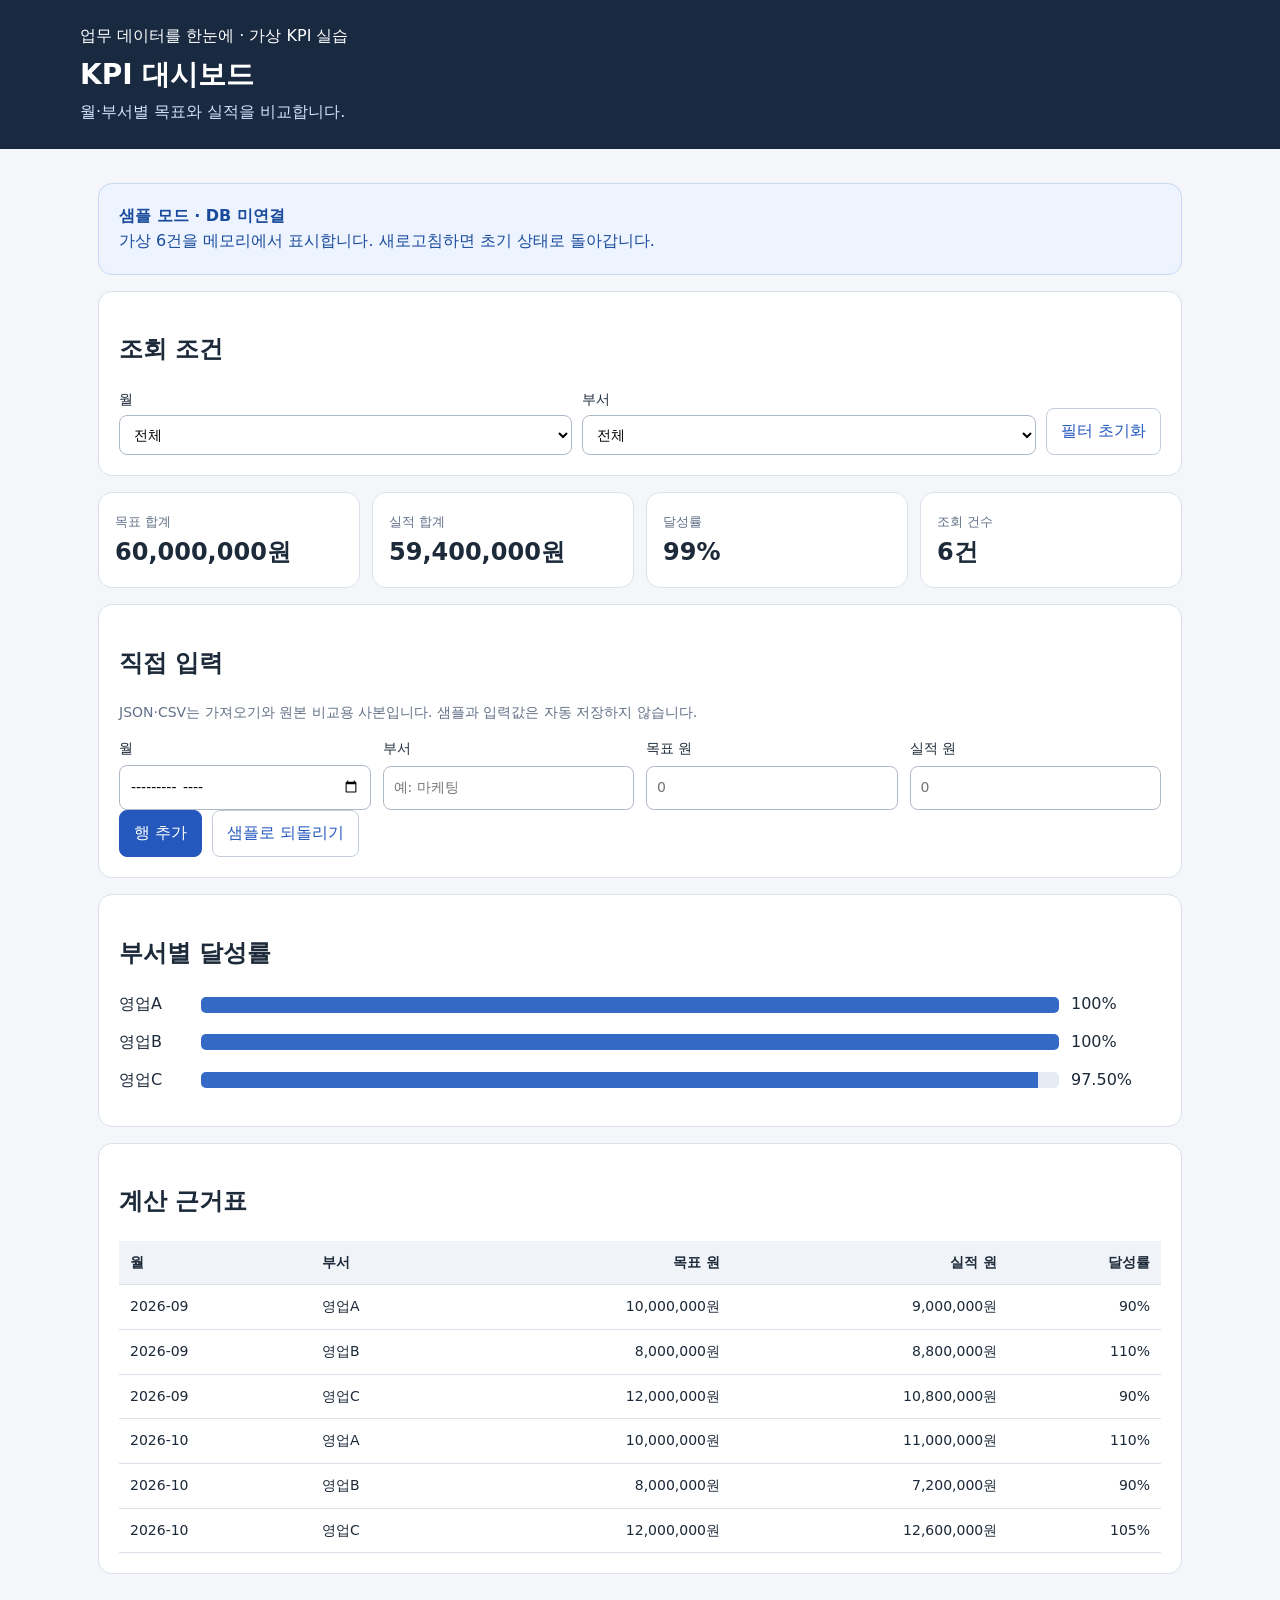
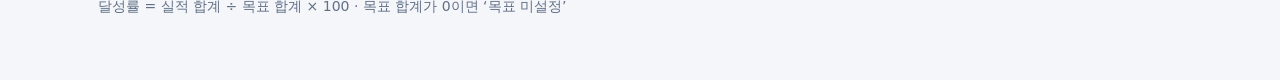
<file: index.html>
<!doctype html><html lang="ko"><head><meta charset="utf-8"><meta name="viewport" content="width=device-width,initial-scale=1"><title>KPI 대시보드 실습앱</title><link rel="stylesheet" href="style.css"></head><body><header><div>업무 데이터를 한눈에 · 가상 KPI 실습</div><h1>KPI 대시보드</h1><p>월·부서별 목표와 실적을 비교합니다.</p></header><main><section class="panel mode"><strong>샘플 모드 · DB 미연결</strong><br><span>가상 6건을 메모리에서 표시합니다. 새로고침하면 초기 상태로 돌아갑니다.</span></section><section class="panel"><h2>조회 조건</h2><div class="toolbar"><label>월<select id="month"></select></label><label>부서<select id="team"></select></label><button id="reset">필터 초기화</button></div></section><section class="stats" aria-live="polite"><div class="stat"><span>목표 합계</span><strong id="target">0원</strong></div><div class="stat"><span>실적 합계</span><strong id="actual">0원</strong></div><div class="stat"><span>달성률</span><strong id="rate">목표 미설정</strong></div><div class="stat"><span>조회 건수</span><strong id="count">0건</strong></div></section><section class="panel"><h2>직접 입력</h2><p class="muted">JSON·CSV는 가져오기와 원본 비교용 사본입니다. 샘플과 입력값은 자동 저장하지 않습니다.</p><div class="form-grid"><label>월<input id="in-month" type="month"></label><label>부서<input id="in-team" placeholder="예: 마케팅"></label><label>목표 원<input id="in-target" inputmode="numeric" placeholder="0"></label><label>실적 원<input id="in-actual" inputmode="numeric" placeholder="0"></label></div><div class="form-actions"><button class="primary" id="add">행 추가</button><button id="clear-data">샘플로 되돌리기</button></div><div id="form-message" class="message" role="status"></div></section><section class="panel"><h2>부서별 달성률</h2><div id="chart"></div><div id="chart-empty" class="empty" hidden>조건에 맞는 데이터가 없습니다.</div></section><section class="panel"><h2>계산 근거표</h2><div class="table-wrap"><table><thead><tr><th>월</th><th>부서</th><th class="num">목표 원</th><th class="num">실적 원</th><th class="num">달성률</th></tr></thead><tbody id="rows"></tbody></table></div><div id="table-empty" class="empty" hidden>조건에 맞는 데이터가 없습니다. 월·부서 필터를 바꿔 보세요.</div></section><p class="footer">달성률 = 실적 합계 ÷ 목표 합계 × 100 · 목표 합계가 0이면 ‘목표 미설정’</p></main><script src="core.js"></script><script src="app.js"></script></body></html>
</file>
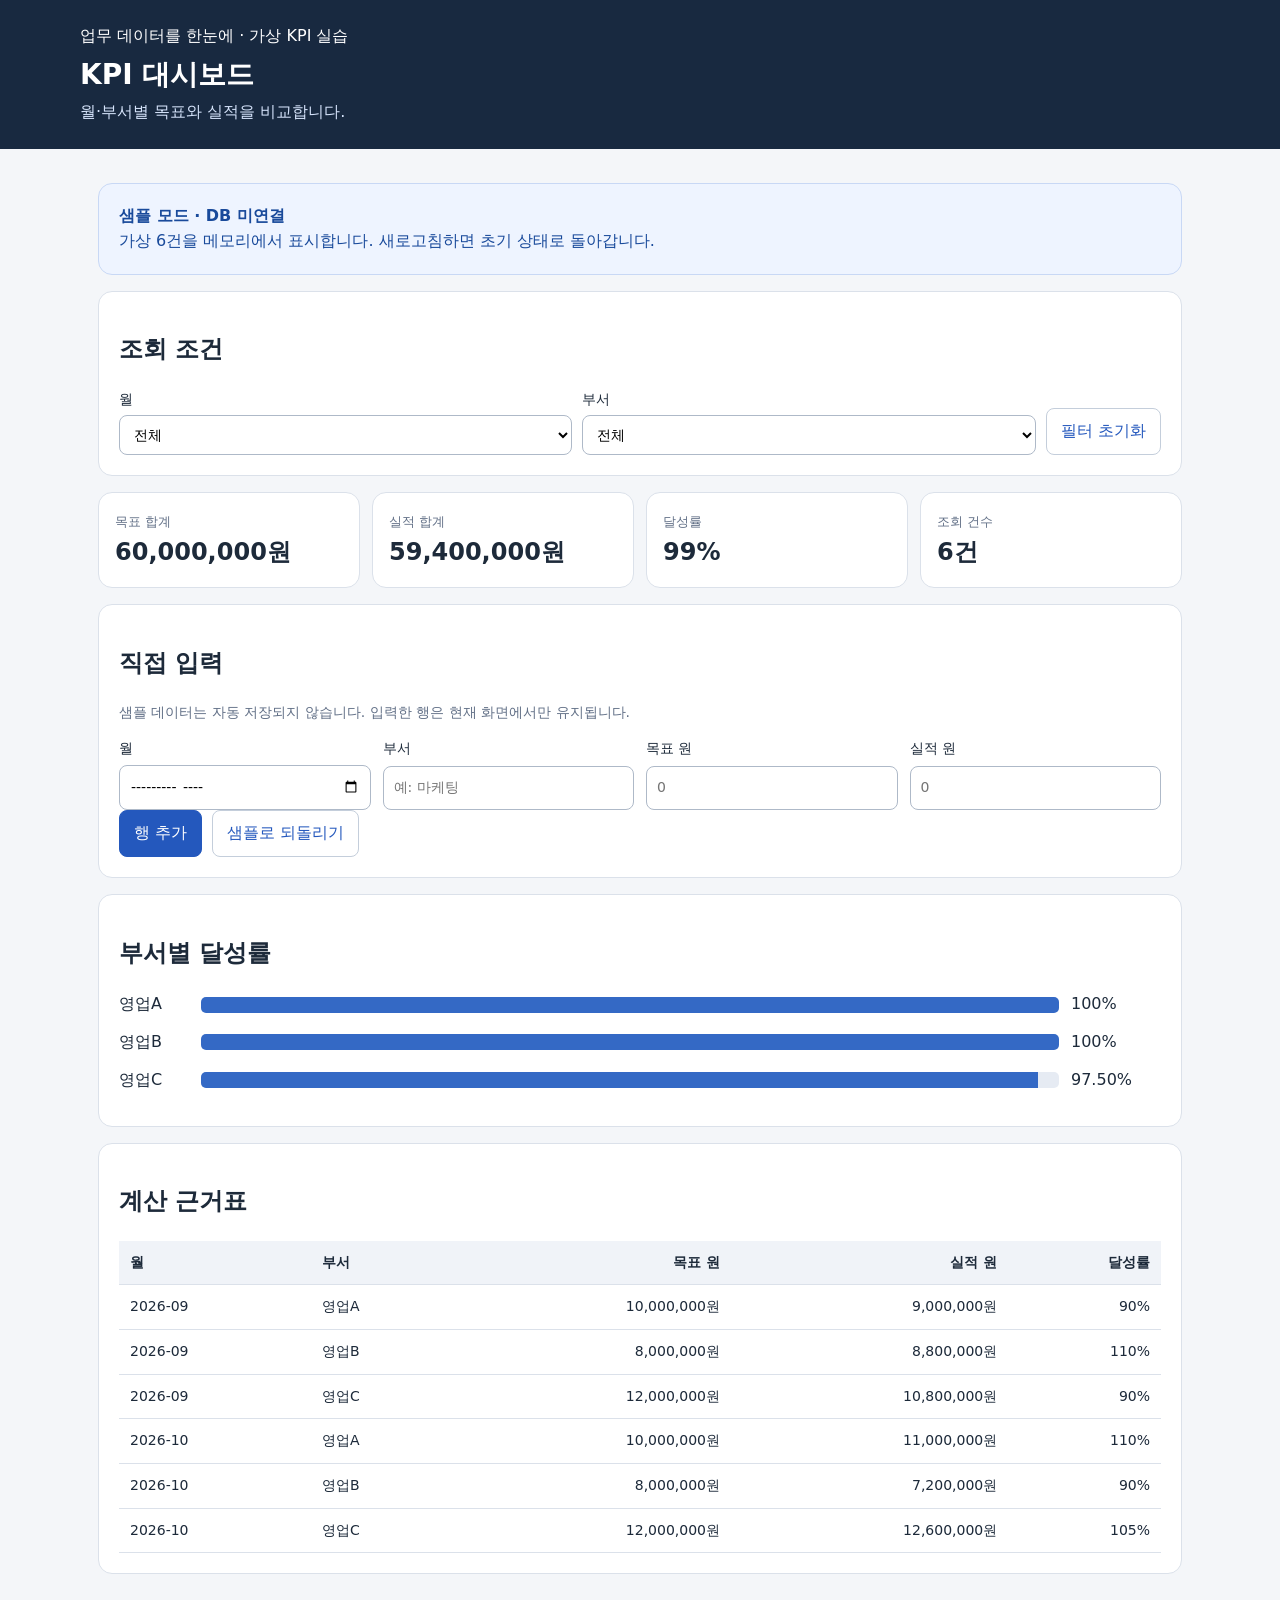
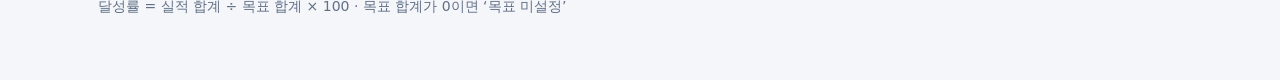
<file: index.original.html>
<!doctype html>
<html lang="ko">
<head>
<meta charset="utf-8"><meta name="viewport" content="width=device-width, initial-scale=1"><title>KPI 대시보드</title>
<style>
:root{font-family:system-ui,'Malgun Gothic',sans-serif;color:#1d2a3a;background:#f4f6f9;--blue:#2458bd;--line:#dbe1ea;--muted:#627087}*{box-sizing:border-box}body{margin:0;line-height:1.55}header{background:#182940;color:#fff;padding:24px max(18px,calc((100% - 1120px)/2))}header h1{margin:4px 0;font-size:28px}header p{margin:0;color:#d5e3fa}main{max-width:1120px;margin:auto;padding:18px 18px 48px}.panel,.stat{background:#fff;border:1px solid var(--line);border-radius:14px;padding:20px;margin:16px 0}.mode{color:#194a9b;background:#eef4ff;border-color:#c8d8f5}.toolbar,.form-actions{display:flex;gap:10px;flex-wrap:wrap;align-items:end}.toolbar label{flex:1;min-width:150px}label{display:grid;gap:5px;font-size:14px}input,select,button{font:inherit}input,select{width:100%;padding:10px;border:1px solid #aeb9c8;border-radius:8px;background:#fff}button{padding:10px 14px;border:1px solid #c4cedb;border-radius:8px;background:#fff;color:var(--blue);cursor:pointer}button.primary{background:var(--blue);border-color:var(--blue);color:#fff}.stats{display:grid;grid-template-columns:repeat(4,1fr);gap:12px}.stat{margin:0;padding:16px}.stat span{font-size:13px;color:var(--muted)}.stat strong{display:block;font-size:24px;overflow-wrap:anywhere}.form-grid{display:grid;grid-template-columns:repeat(4,1fr);gap:12px}.message{padding:12px 14px;border-left:4px solid var(--blue);background:#eef4ff;margin:14px 0}.message:empty{display:none}.message.error{background:#fff0f0;color:#8b2430;border-color:#b73545}.message.success{background:#eefaf3;color:#1c6c43;border-color:#4ca477}.table-wrap{overflow:auto}table{width:100%;border-collapse:collapse;font-size:14px}th,td{text-align:left;padding:11px;border-bottom:1px solid var(--line);white-space:nowrap}th{background:#f0f3f8}.num{text-align:right}.empty{padding:22px;text-align:center;color:var(--muted);border:1px dashed #b9c4d4;border-radius:10px;margin-top:12px}.bar{display:grid;grid-template-columns:70px 1fr 90px;gap:12px;align-items:center;margin:13px 0}.track{height:16px;background:#e6ebf3;border-radius:5px;overflow:hidden}.fill{height:100%;background:#3469c5}.muted,.footer{color:var(--muted);font-size:14px}.footer{margin-top:22px}@media(max-width:700px){header h1{font-size:23px}main{padding:13px}.stats{grid-template-columns:1fr 1fr}.form-grid{grid-template-columns:1fr 1fr}.panel{padding:16px}.bar{grid-template-columns:55px 1fr 80px;gap:7px;font-size:13px}button{min-height:42px}}
</style>
</head>
<body>
<header><div>업무 데이터를 한눈에 · 가상 KPI 실습</div><h1>KPI 대시보드</h1><p>월·부서별 목표와 실적을 비교합니다.</p></header>
<main>
<section class="panel mode"><strong>샘플 모드 · DB 미연결</strong><br><span id="mode-detail">가상 6건을 메모리에서 표시합니다. 새로고침하면 초기 상태로 돌아갑니다.</span></section>
<section class="panel"><h2>조회 조건</h2><div class="toolbar"><label>월<select id="month"></select></label><label>부서<select id="team"></select></label><button id="reset">필터 초기화</button></div></section>
<section class="stats" aria-live="polite"><div class="stat"><span>목표 합계</span><strong id="target">0원</strong></div><div class="stat"><span>실적 합계</span><strong id="actual">0원</strong></div><div class="stat"><span>달성률</span><strong id="rate">목표 미설정</strong></div><div class="stat"><span>조회 건수</span><strong id="count">0건</strong></div></section>
<section class="panel"><h2>직접 입력</h2><p class="muted">샘플 데이터는 자동 저장되지 않습니다. 입력한 행은 현재 화면에서만 유지됩니다.</p><div class="form-grid"><label>월<input id="in-month" type="month"></label><label>부서<input id="in-team" placeholder="예: 마케팅"></label><label>목표 원<input id="in-target" inputmode="numeric" placeholder="0"></label><label>실적 원<input id="in-actual" inputmode="numeric" placeholder="0"></label></div><div class="form-actions"><button class="primary" id="add">행 추가</button><button id="clear-data">샘플로 되돌리기</button></div><div id="form-message" class="message" role="status"></div></section>
<section class="panel"><h2>부서별 달성률</h2><div id="chart"></div><div id="chart-empty" class="empty" hidden>조건에 맞는 데이터가 없습니다.</div></section>
<section class="panel"><h2>계산 근거표</h2><div class="table-wrap"><table><thead><tr><th>월</th><th>부서</th><th class="num">목표 원</th><th class="num">실적 원</th><th class="num">달성률</th></tr></thead><tbody id="rows"></tbody></table></div><div id="table-empty" class="empty" hidden>조건에 맞는 데이터가 없습니다. 월·부서 필터를 바꿔 보세요.</div></section>
<p class="footer">달성률 = 실적 합계 ÷ 목표 합계 × 100 · 목표 합계가 0이면 ‘목표 미설정’</p>
</main>
<script>
// data-access boundary: replace this in the future with Supabase read/save adapters.
const SAMPLE=[{month:'2026-09',team:'영업A',target:10000000,actual:9000000},{month:'2026-09',team:'영업B',target:8000000,actual:8800000},{month:'2026-09',team:'영업C',target:12000000,actual:10800000},{month:'2026-10',team:'영업A',target:10000000,actual:11000000},{month:'2026-10',team:'영업B',target:8000000,actual:7200000},{month:'2026-10',team:'영업C',target:12000000,actual:12600000}];
const clone=()=>SAMPLE.map(x=>({...x}));let data=clone();const $=id=>document.getElementById(id);const won=n=>Number(n).toLocaleString('ko-KR')+'원';
function summary(list){const target=list.reduce((s,x)=>s+x.target,0),actual=list.reduce((s,x)=>s+x.actual,0);return {target,actual,rate:target?((actual/target)*100).toFixed(2).replace(/\.00$/,'')+'%':'목표 미설정'};}
function validAmount(v){if(!/^\d+$/.test(String(v).trim()))throw Error('금액은 0 이상의 정수로 입력하세요.');const n=Number(v);if(!Number.isSafeInteger(n))throw Error('금액이 너무 큽니다.');return n;}
function fillSelect(id,values){const el=$(id),old=el.value;el.replaceChildren(new Option('전체',''));[...new Set(values)].sort().forEach(v=>el.add(new Option(v,v)));if([...el.options].some(o=>o.value===old))el.value=old;}
function render(){fillSelect('month',data.map(x=>x.month));fillSelect('team',data.map(x=>x.team));const list=data.filter(x=>(!$('month').value||x.month===$('month').value)&&(!$('team').value||x.team===$('team').value));const s=summary(list);$('target').textContent=won(s.target);$('actual').textContent=won(s.actual);$('rate').textContent=s.rate;$('count').textContent=list.length+'건';$('rows').replaceChildren();$('chart').replaceChildren();$('table-empty').hidden=!!list.length;$('chart-empty').hidden=!!list.length;for(const x of list){const tr=document.createElement('tr');[x.month,x.team,won(x.target),won(x.actual),summary([x]).rate].forEach((v,i)=>{const td=document.createElement('td');td.textContent=v;if(i>1)td.className='num';tr.append(td)});$('rows').append(tr)}for(const team of [...new Set(list.map(x=>x.team))]){const s=summary(list.filter(x=>x.team===team)),bar=document.createElement('div');bar.className='bar';const label=document.createElement('span');label.textContent=team;const track=document.createElement('div');track.className='track';const fill=document.createElement('div');fill.className='fill';fill.style.width=(s.rate==='목표 미설정'?0:Math.min(100,parseFloat(s.rate)))+'%';track.append(fill);const rate=document.createElement('span');rate.textContent=s.rate;bar.append(label,track,rate);$('chart').append(bar)}}
function message(text,type=''){const el=$('form-message');el.textContent=text;el.className='message '+type;}
$('month').onchange=$('team').onchange=render;$('reset').onclick=()=>{$('month').value='';$('team').value='';render()};$('clear-data').onclick=()=>{data=clone();message('샘플 데이터로 되돌렸습니다. 저장하지 않았습니다.','success');render()};$('add').onclick=()=>{try{const row={month:$('in-month').value,team:$('in-team').value.trim(),target:validAmount($('in-target').value),actual:validAmount($('in-actual').value)};if(!/^\d{4}-(0[1-9]|1[0-2])$/.test(row.month))throw Error('월을 선택하세요.');if(!row.team)throw Error('부서를 입력하세요.');if(data.some(x=>x.month===row.month&&x.team===row.team))throw Error('같은 월·부서 행이 이미 있습니다.');data.push(row);message('행을 추가했습니다. 현재 화면에서만 유지됩니다.','success');render()}catch(e){message(e.message,'error')}};render();
</script>
</body></html>
</file>
<file: style.css>
:root{font-family:system-ui,'Malgun Gothic',sans-serif;color:#1d2a3a;background:#f4f6f9;--blue:#2458bd;--line:#dbe1ea;--muted:#627087}*{box-sizing:border-box}body{margin:0;line-height:1.55}header{background:#182940;color:#fff;padding:24px max(18px,calc((100% - 1120px)/2))}header h1{margin:4px 0;font-size:28px}header p{margin:0;color:#d5e3fa}main{max-width:1120px;margin:auto;padding:18px 18px 48px}.panel,.stat{background:#fff;border:1px solid var(--line);border-radius:14px;padding:20px;margin:16px 0}.mode{color:#194a9b;background:#eef4ff;border-color:#c8d8f5}.toolbar,.form-actions{display:flex;gap:10px;flex-wrap:wrap;align-items:end}.toolbar label{flex:1;min-width:150px}label{display:grid;gap:5px;font-size:14px}input,select,button{font:inherit}input,select{width:100%;padding:10px;border:1px solid #aeb9c8;border-radius:8px;background:#fff}button{padding:10px 14px;border:1px solid #c4cedb;border-radius:8px;background:#fff;color:var(--blue);cursor:pointer}button.primary{background:var(--blue);border-color:var(--blue);color:#fff}.stats{display:grid;grid-template-columns:repeat(4,1fr);gap:12px}.stat{margin:0;padding:16px}.stat span{font-size:13px;color:var(--muted)}.stat strong{display:block;font-size:24px;overflow-wrap:anywhere}.form-grid{display:grid;grid-template-columns:repeat(4,1fr);gap:12px}.message{padding:12px 14px;border-left:4px solid var(--blue);background:#eef4ff;margin:14px 0}.message:empty{display:none}.message.error{background:#fff0f0;color:#8b2430;border-color:#b73545}.message.success{background:#eefaf3;color:#1c6c43;border-color:#4ca477}.table-wrap{overflow:auto}table{width:100%;border-collapse:collapse;font-size:14px}th,td{text-align:left;padding:11px;border-bottom:1px solid var(--line);white-space:nowrap}th{background:#f0f3f8}.num{text-align:right}.empty{padding:22px;text-align:center;color:var(--muted);border:1px dashed #b9c4d4;border-radius:10px;margin-top:12px}.bar{display:grid;grid-template-columns:70px 1fr 90px;gap:12px;align-items:center;margin:13px 0}.track{height:16px;background:#e6ebf3;border-radius:5px;overflow:hidden}.fill{height:100%;background:#3469c5}.muted,.footer{color:var(--muted);font-size:14px}.footer{margin-top:22px}@media(max-width:700px){header h1{font-size:23px}main{padding:13px}.stats{grid-template-columns:1fr 1fr}.form-grid{grid-template-columns:1fr 1fr}.panel{padding:16px}.bar{grid-template-columns:55px 1fr 80px;gap:7px;font-size:13px}button{min-height:42px}}
</file>
